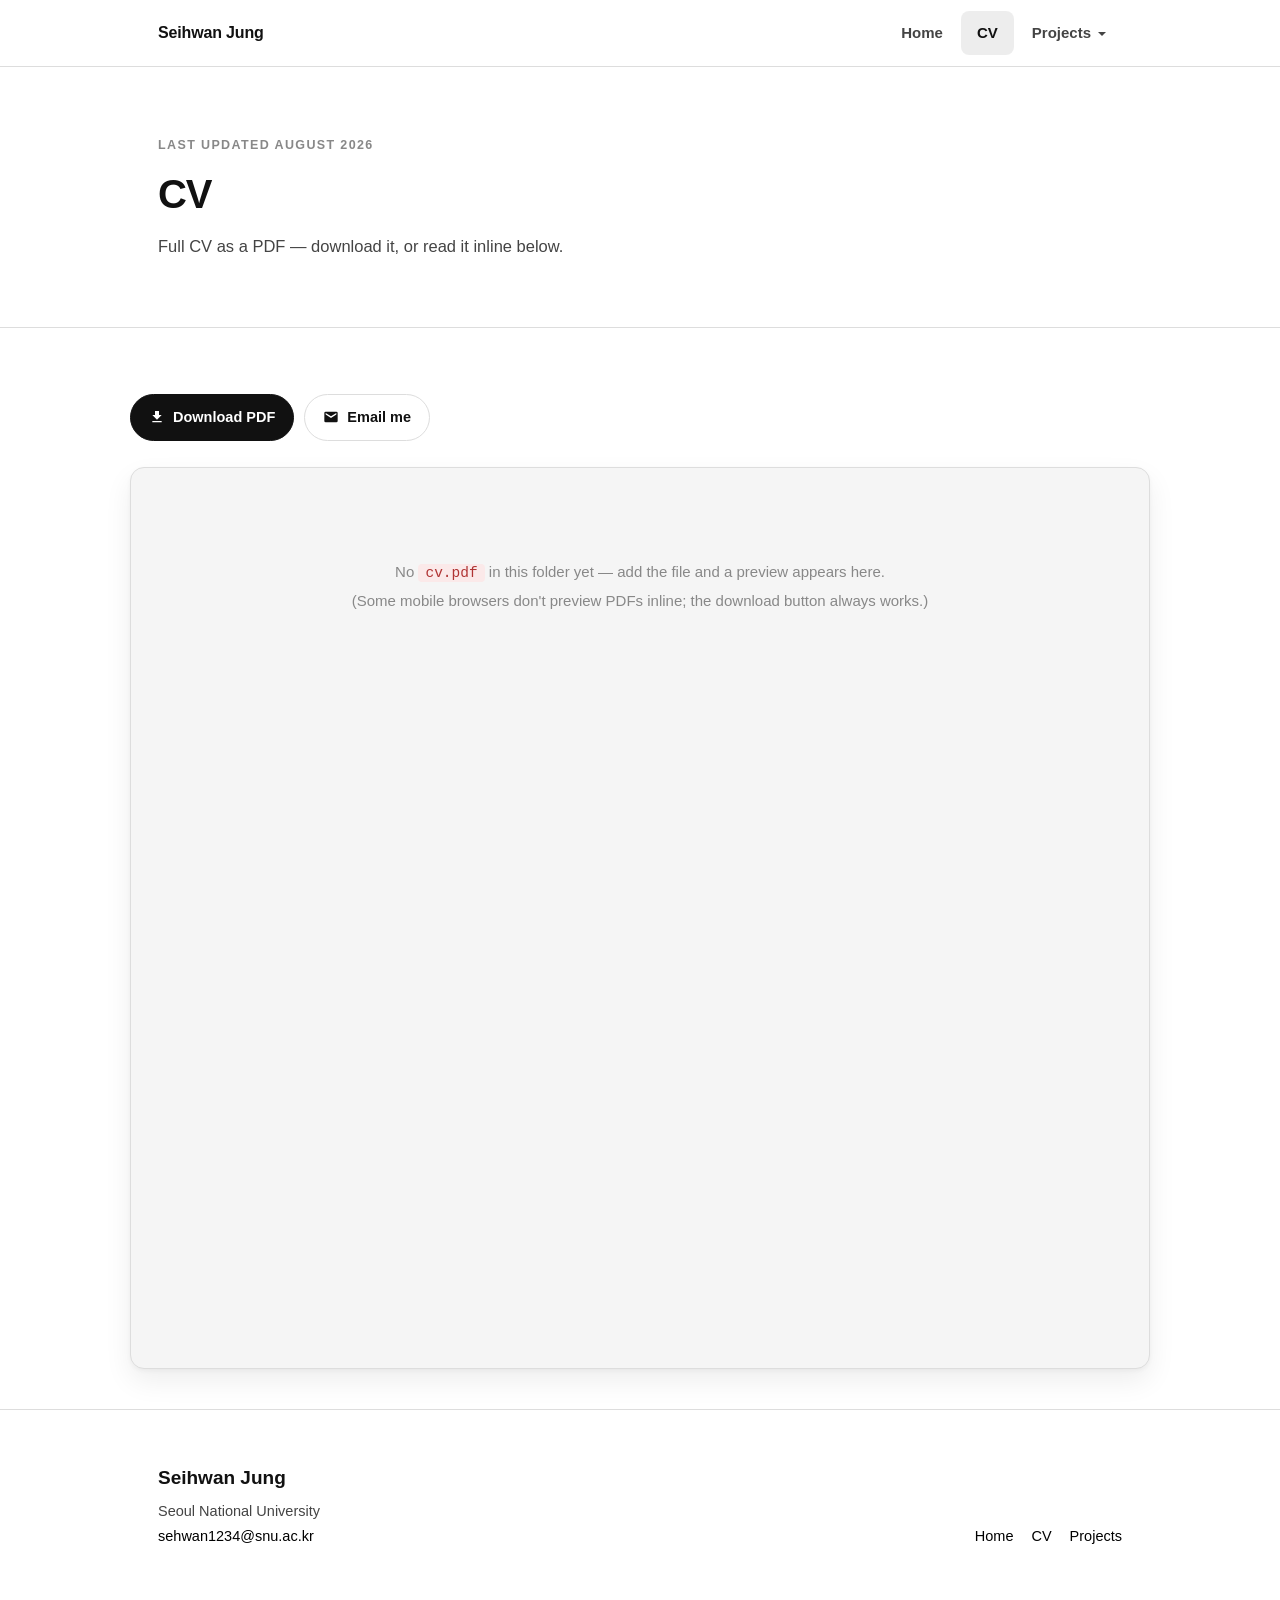
<file: cv.html>
<!DOCTYPE html>
<html lang="en">
<head>
<meta charset="UTF-8">
<meta name="viewport" content="width=device-width, initial-scale=1.0">

<title>CV | Seihwan Jung</title>
<meta name="description" content="Curriculum vitae of Seihwan Jung — Mechanical Engineering, Seoul National University, BioRobotics Laboratory.">
<link rel="canonical" href="https://sesesehwanhwanhwan.github.io/cv.html">

<link rel="stylesheet" href="style.css">
</head>
<body>

<nav class="nav">
  <div class="nav-inner">
    <a class="nav-name" href="index.html">Seihwan Jung</a>
    <ul class="nav-links">
      <li><a href="index.html">Home</a></li>
      <li><a href="cv.html" class="active">CV</a></li>
      <li class="has-sub">
        <a href="index.html#research">Projects</a>
        <ul class="subnav">
          <li><a href="research-passive-abd-hand.html">Enhancing Grasp Stability in Prosthetic Hands via Passive Finger Abduction/Adduction</a></li>
          <li><a href="research-imu-teleop-arm.html">Wireless IMU Teleoperation of a Robotic Arm</a></li>
        </ul>
      </li>
    </ul>
  </div>
</nav>

<header class="pagehead">
  <div class="wrap">
    <div class="kicker">Last updated August 2026</div>
    <h1>CV</h1>
    <p>Full CV as a PDF — download it, or read it inline below.</p>
  </div>
</header>

<div class="wrap article">

  <div class="quicklinks chips-light" style="margin-top:0;">
    <a class="chip chip-solid" href="cv.pdf" download>
      <svg viewBox="0 0 24 24"><path d="M5 20h14v-2H5v2zM19 9h-4V3H9v6H5l7 7 7-7z"/></svg>
      Download PDF
    </a>
    <a class="chip" href="mailto:sehwan1234@snu.ac.kr">
      <svg viewBox="0 0 24 24"><path d="M20 4H4a2 2 0 00-2 2v12a2 2 0 002 2h16a2 2 0 002-2V6a2 2 0 00-2-2zm0 4.4l-8 5-8-5V6l8 5 8-5v2.4z"/></svg>
      Email me
    </a>
  </div>

  <div class="pdfwrap">
    <object class="pdfframe" data="cv.pdf" type="application/pdf">
      <div class="pdffallback">
        No <code>cv.pdf</code> in this folder yet — add the file and a preview appears here.<br>
        (Some mobile browsers don't preview PDFs inline; the download button always works.)
      </div>
    </object>
  </div>

</div>

<footer>
  <div class="wrap f-grid">
    <div>
      <div class="f-name">Seihwan Jung</div>
      <p>Seoul National University</p>
      <p><a href="mailto:sehwan1234@snu.ac.kr">sehwan1234@snu.ac.kr</a></p>
    </div>
    <div class="f-links">
      <a href="index.html">Home</a>
      <a href="cv.html">CV</a>
      <a href="index.html#research">Projects</a>
    </div>
  </div>
</footer>

</body>
</html>
</file>
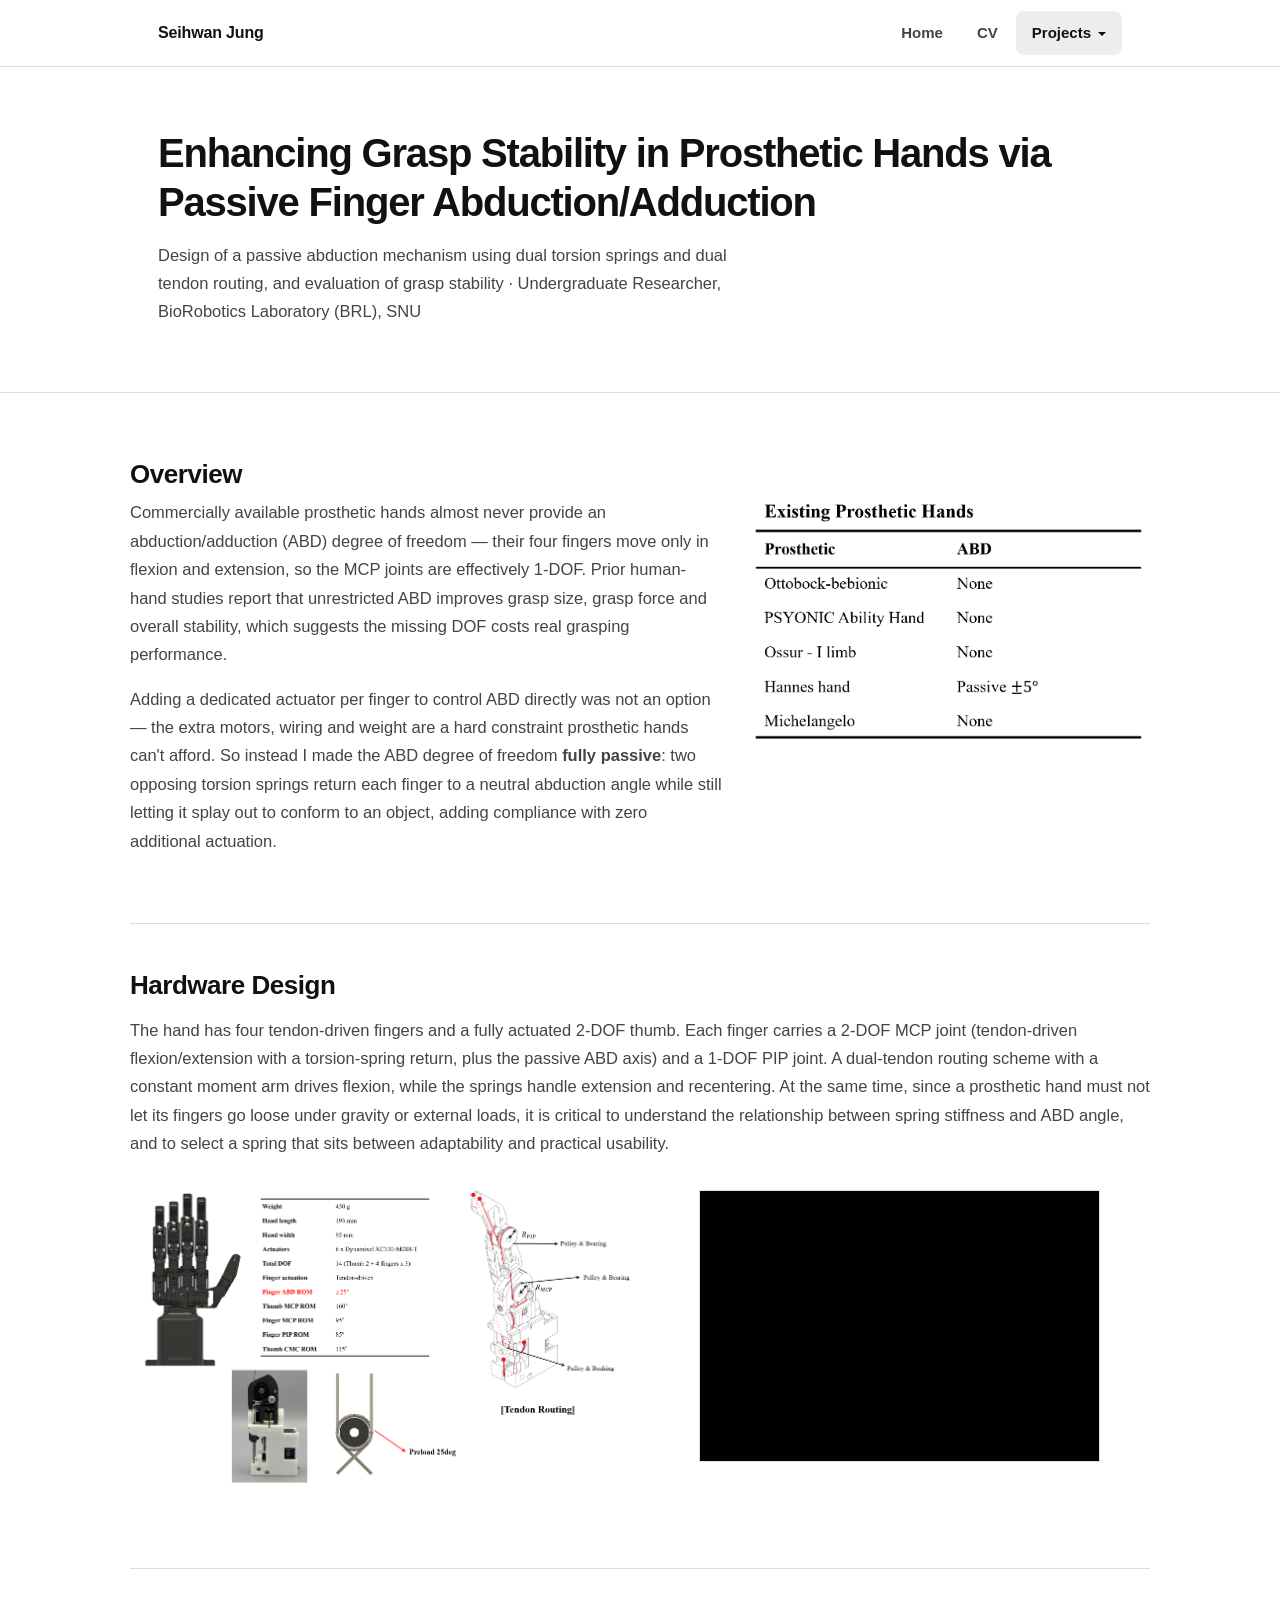
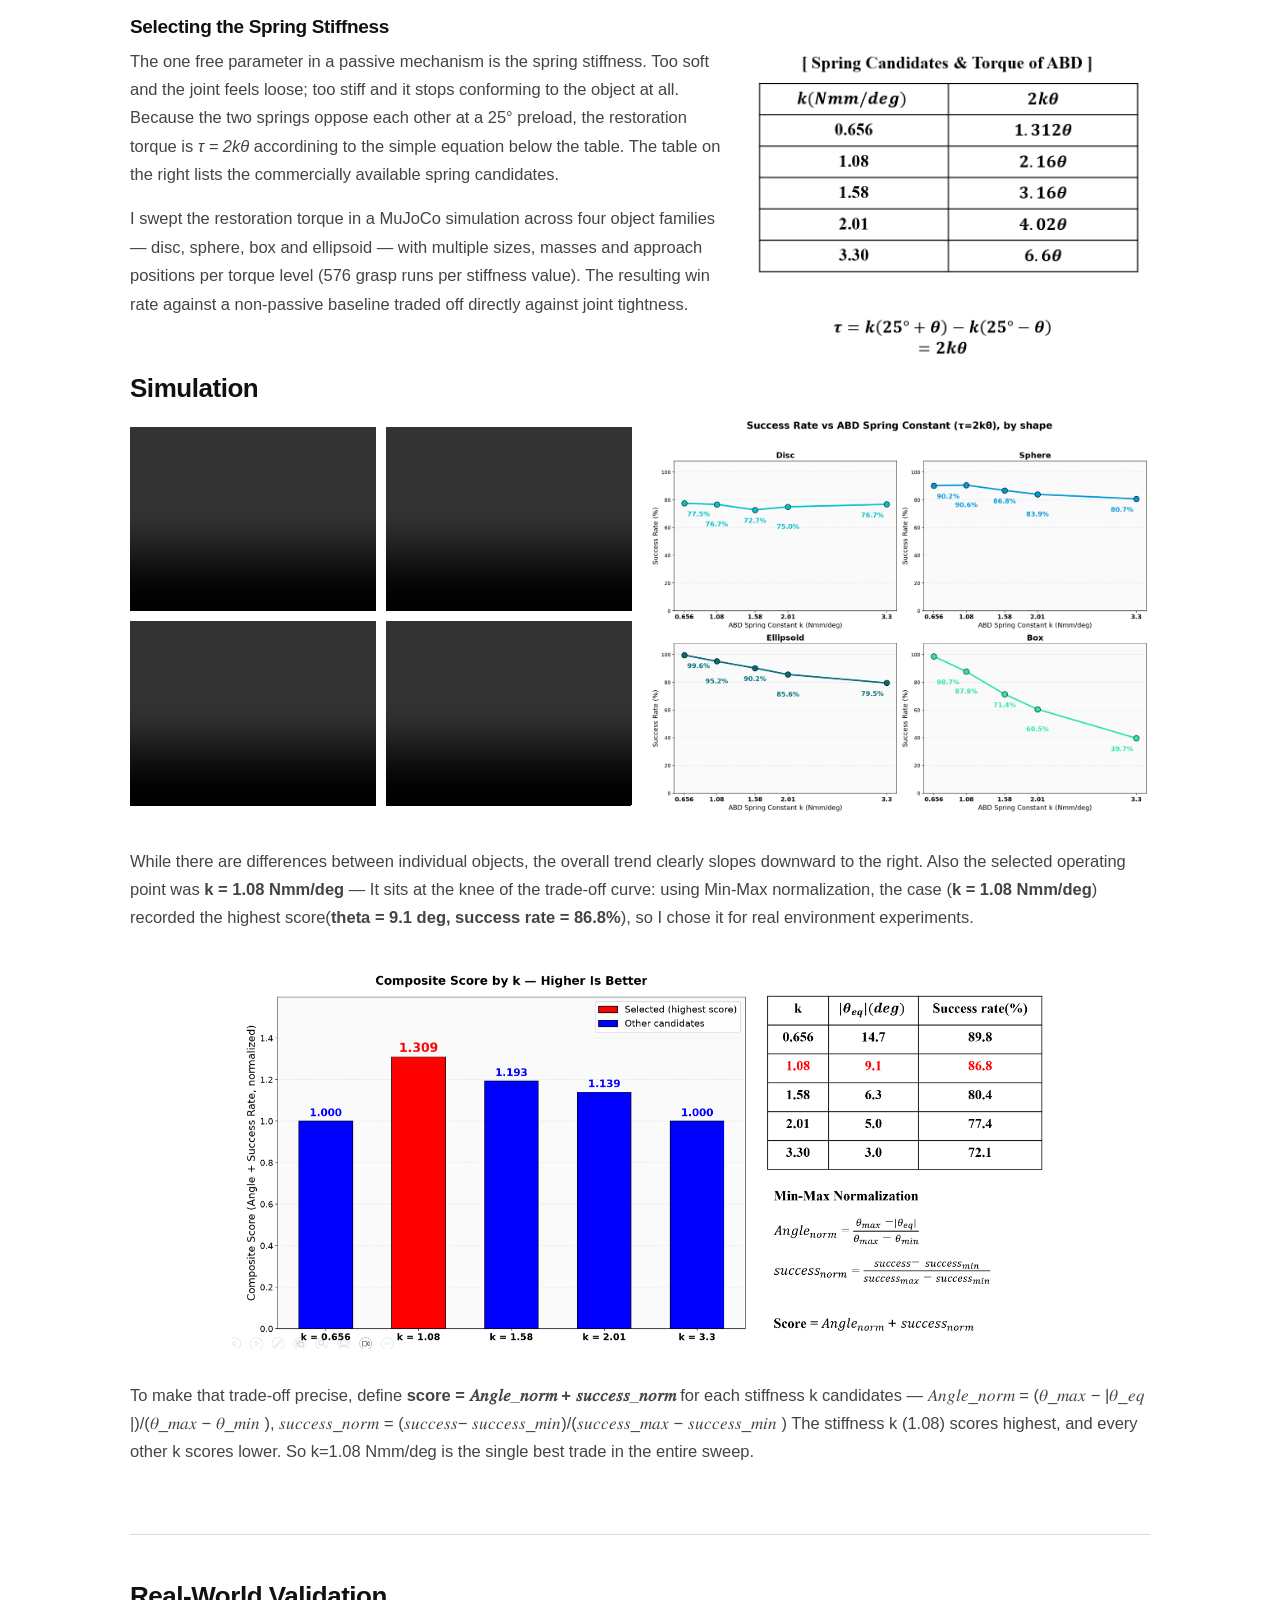
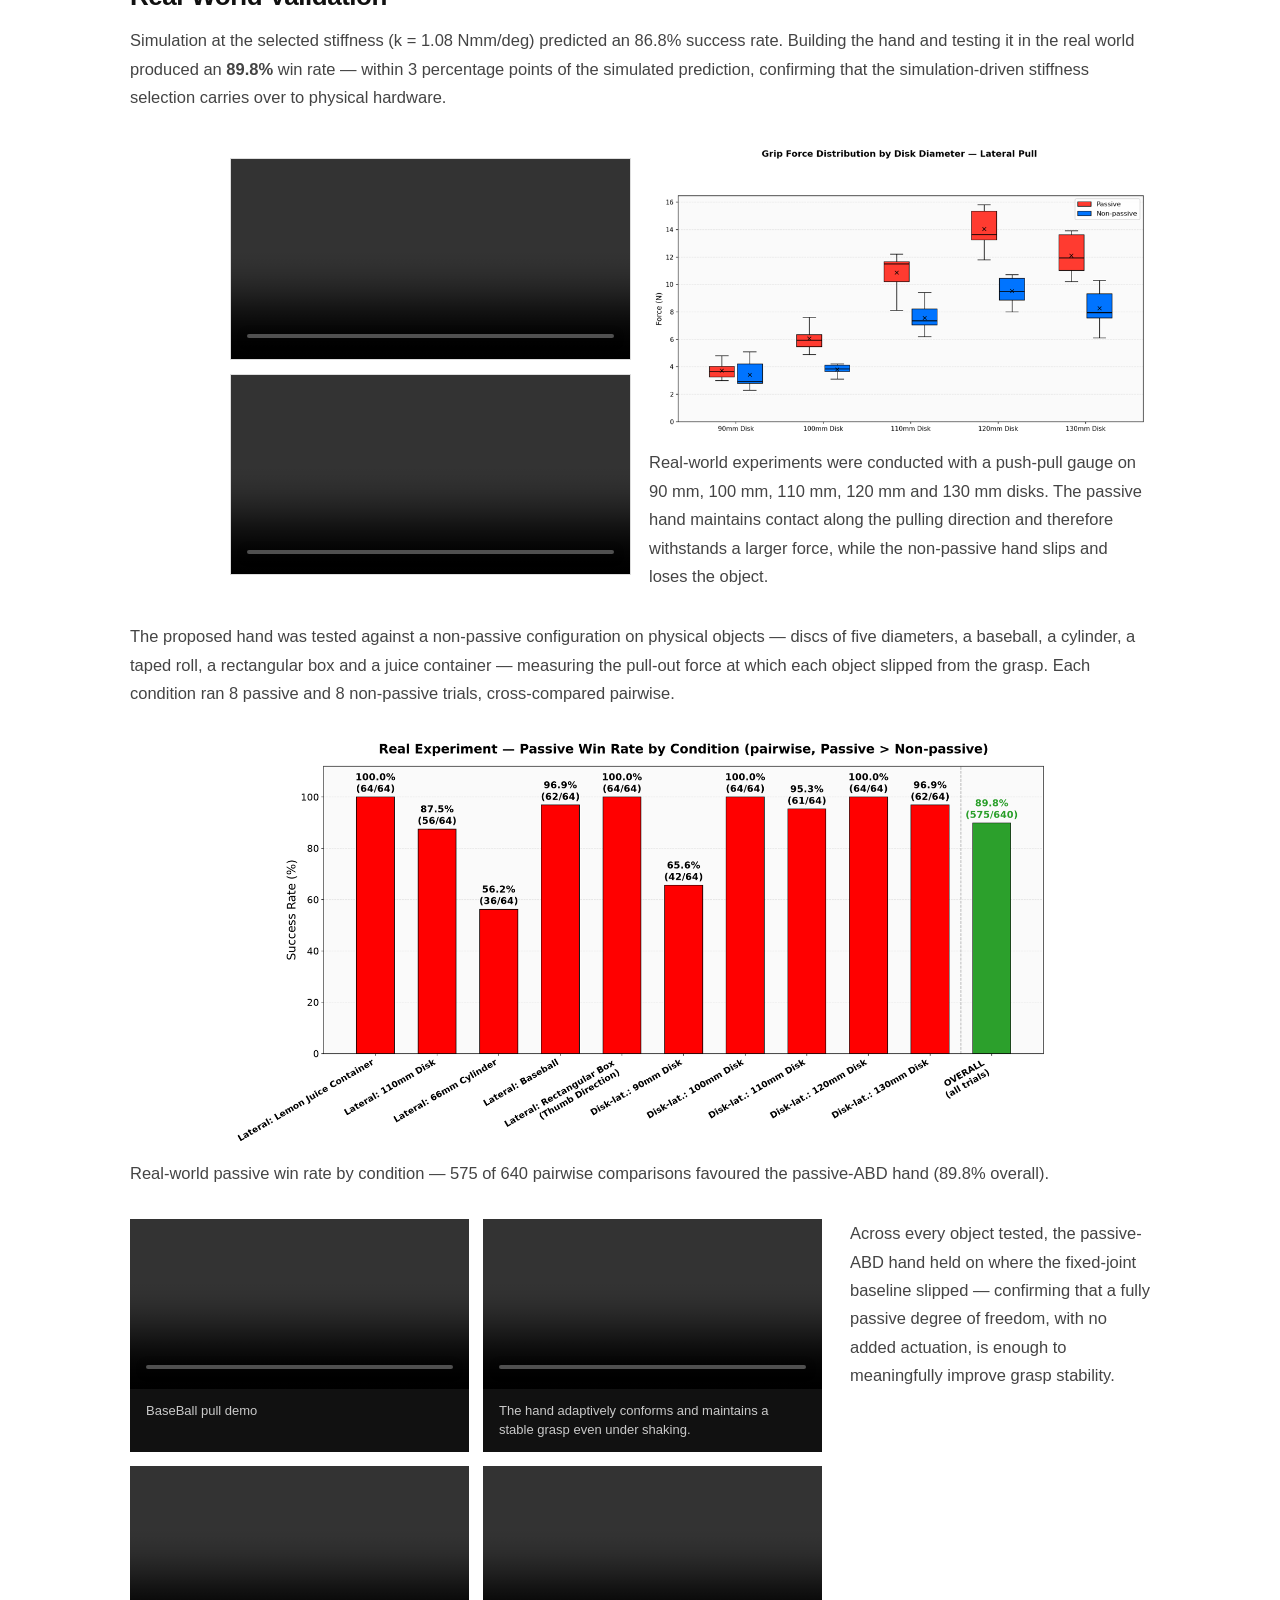
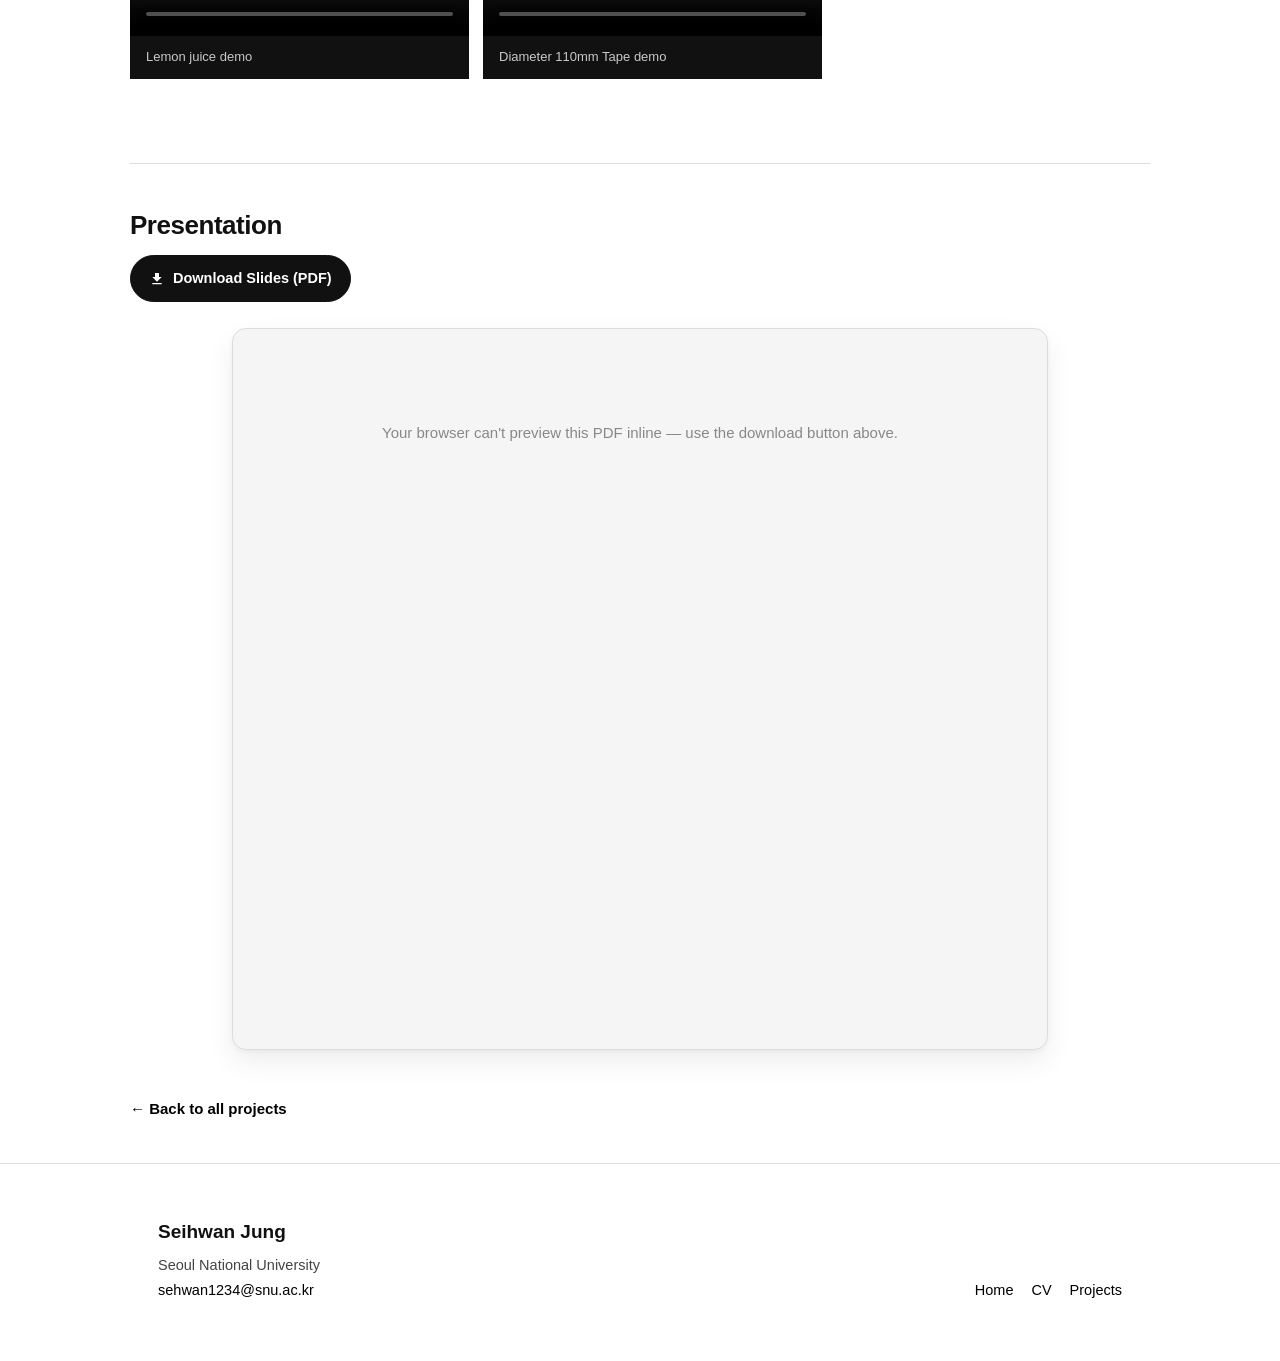
<file: research-passive-abd-hand.html>
<!DOCTYPE html>
<html lang="en">
<head>
<meta charset="UTF-8">
<meta name="viewport" content="width=device-width, initial-scale=1.0">

<title>Enhancing Grasp Stability in Prosthetic Hands via Passive Finger Abduction/Adduction | Seihwan Jung</title>
<meta name="description" content="A tendon-driven prosthetic hand with a passive abduction degree of freedom using dual torsion springs. Simulation sweep plus real-world grasping experiments, 89.8% win rate.">
<link rel="canonical" href="https://sesesehwanhwanhwan.github.io/research-passive-abd-hand.html">
<meta property="og:type" content="article">
<meta property="og:title" content="Passive ABD Prosthetic Hand — Seihwan Jung">
<meta property="og:description" content="Passive abduction mechanism using dual torsion springs, validated with an 89.8% real-world grasp win rate.">
<meta property="og:image" content="https://sesesehwanhwanhwan.github.io/media1/cad_render.jpg">

<link rel="stylesheet" href="style.css">
</head>
<body>

<nav class="nav">
  <div class="nav-inner">
    <a class="nav-name" href="index.html">Seihwan Jung</a>
    <ul class="nav-links">
      <li><a href="index.html">Home</a></li>
      <li><a href="cv.html">CV</a></li>
      <li class="has-sub">
        <a href="index.html#research" class="active">Projects</a>
        <ul class="subnav">
          <li><a href="research-passive-abd-hand.html">Enhancing Grasp Stability in Prosthetic Hands via Passive Finger Abduction/Adduction</a></li>
          <li><a href="research-imu-teleop-arm.html">Wireless IMU Teleoperation of a Robotic Arm</a></li>
        </ul>
      </li>
    </ul>
  </div>
</nav>

<header class="pagehead">
  <div class="wrap">
    <h1>Enhancing Grasp Stability in Prosthetic Hands via Passive Finger Abduction/Adduction</h1>
    <p>
      Design of a passive abduction mechanism using dual torsion springs and dual tendon
      routing, and evaluation of grasp stability · Undergraduate Researcher, BioRobotics Laboratory (BRL), SNU
    </p>
  </div>
</header>

<div class="wrap article">

  <section>
    <h2>Overview</h2>
    <div class="overview-split">
      <div>
        <p>
          Commercially available prosthetic hands almost never provide an abduction/adduction
          (ABD) degree of freedom — their four fingers move only in flexion and extension, so the
          MCP joints are effectively 1-DOF. Prior human-hand studies report that unrestricted ABD
          improves grasp size, grasp force and overall stability, which suggests the missing DOF
          costs real grasping performance.
        </p>
        <p>
          Adding a dedicated actuator per finger to control ABD directly was not an option —
          the extra motors, wiring and weight are a hard constraint prosthetic hands can't
          afford. So instead I made the ABD degree of freedom <b>fully passive</b>: two opposing
          torsion springs return each finger to a neutral abduction angle while still letting it
          splay out to conform to an object, adding compliance with zero additional actuation.
        </p>
      </div>
      <figure class="figure overview-fig">
        <img src="media1/prosthetic.png" alt="Overview of the passive ABD prosthetic hand concept">
      </figure>
    </div>
  </section>

  <section>
    <h2>Hardware Design</h2>
    <p>
      The hand has four tendon-driven fingers and a fully actuated 2-DOF thumb. Each finger
      carries a 2-DOF MCP joint (tendon-driven flexion/extension with a torsion-spring return,
      plus the passive ABD axis) and a 1-DOF PIP joint. A dual-tendon routing scheme with a
      constant moment arm drives flexion, while the springs handle extension and recentering.
      At the same time, since a prosthetic hand must 
      not let its fingers go loose under gravity or external loads, it is critical to understand 
      the relationship between spring stiffness and ABD angle, and to select a spring that sits 
      between adaptability and practical usability.
    </p>

    <div class="video-compare video-compare--top">
      <figure class="figure figure--80">
        <img src="media1/Hardware_design.png" alt="Hardware design overview of the prosthetic hand">
      </figure>
      <video src="media1/Demo.mp4" autoplay muted loop playsinline class="vid-80"></video>
    </div>
  </section>

  <section>
    <h2 class="h2-sub-size">Selecting the Spring Stiffness</h2>
    <div class="overview-split">
      <div>
        <p>
          The one free parameter in a passive mechanism is the spring stiffness. Too soft and the
          joint feels loose; too stiff and it stops conforming to the object at all. Because the
          two springs oppose each other at a 25° preload, the restoration torque is
          <i>τ = 2kθ</i> accordining to the simple equation below the table. The table on the right lists
          the commercially available spring candidates.
        </p>
        <p>
          I swept the restoration torque in a MuJoCo simulation across four object families —
          disc, sphere, box and ellipsoid — with multiple sizes, masses and approach positions per
          torque level (576 grasp runs per stiffness value). The resulting win rate against a
          non-passive baseline traded off directly against joint tightness.
        </p>
      </div>
      <figure class="figure overview-fig">
        <img src="media1/candidate.png" alt="Candidate spring stiffness options considered">
      </figure>
    </div>

    <h3 class="h3-h2-size">Simulation</h3>
    <div class="video-compare">
      <div class="video-quad">
        <video src="media1/Disc.mp4" autoplay controls muted loop playsinline preload="metadata"></video>
        <video src="media1/Sphere.mp4" autoplay controls muted loop playsinline preload="metadata"></video>
        <video src="media1/ellipsoid.mp4" autoplay controls muted loop playsinline preload="metadata"></video>
        <video src="media1/box.mp4" autoplay controls muted loop playsinline preload="metadata"></video>
      </div>
      <figure>
        <img src="media1/sim_others.png" alt="Simulated passive win rate for disc, sphere, ellipsoid and box objects">
      </figure>
    </div>

    <p>
      While there are differences between individual objects, the overall trend clearly slopes downward to the right.
      Also the selected operating point was <b>k = 1.08 Nmm/deg</b> — It sits at the knee of the trade-off
      curve: using Min-Max normalization, the case (<b>k = 1.08 Nmm/deg</b>) recorded the highest score(<b>theta = 9.1 deg, success rate = 86.8%</b>), so I chose it for real environment experiments.
    </p>

    <figure class="figure figure--80">
      <img src="media1/score.png" alt="Efficiency score across torque candidates">
    </figure>

    <p>
      To make that trade-off precise, define <b>score = 𝐴𝑛𝑔𝑙𝑒_𝑛𝑜𝑟𝑚 + 
        𝑠𝑢𝑐𝑐𝑒𝑠𝑠_𝑛𝑜𝑟𝑚</b> for each stiffness k candidates — 𝐴𝑛𝑔𝑙𝑒_𝑛𝑜𝑟𝑚  = (𝜃_𝑚𝑎𝑥  − |𝜃_𝑒𝑞 |)/(𝜃_𝑚𝑎𝑥  −  𝜃_𝑚𝑖𝑛 ), 
        𝑠𝑢𝑐𝑐𝑒𝑠𝑠_𝑛𝑜𝑟𝑚  = (𝑠𝑢𝑐𝑐𝑒𝑠𝑠−  𝑠𝑢𝑐𝑐𝑒𝑠𝑠_𝑚𝑖𝑛)/(𝑠𝑢𝑐𝑐𝑒𝑠𝑠_𝑚𝑎𝑥  −  𝑠𝑢𝑐𝑐𝑒𝑠𝑠_𝑚𝑖𝑛 ) The stiffness k (1.08) scores highest,
         and every other k scores lower.
      So k=1.08 Nmm/deg is the single best trade in the entire sweep.
    </p>
  </section>

  <section>
    <h2>Real-World Validation</h2>

    <p>
      Simulation at the selected stiffness (k = 1.08 Nmm/deg) predicted an 86.8% success rate.
      Building the hand and testing it in the real world produced an <b>89.8%</b> win rate — within
      3 percentage points of the simulated prediction, confirming that the simulation-driven
      stiffness selection carries over to physical hardware.
    </p>

    <div class="video-compare">
      <div class="video-stack video-stack--80">
        <video src="media1/passive.mp4" autoplay controls muted loop playsinline preload="metadata"></video>
        <video src="media1/nonpassive.mp4" autoplay controls muted loop playsinline preload="metadata"></video>
      </div>
      <figure>
        <img src="media1/Real_Disc.png" alt="Real-world pull-out force measurement on disc objects, passive versus non-passive hand">
        <figcaption class="figcaption--body">
          Real-world experiments were conducted with a push-pull gauge on 90 mm, 100 mm, 110 mm,
          120 mm and 130 mm disks. The passive hand maintains contact along the pulling direction
          and therefore withstands a larger force, while the non-passive hand slips and loses the object.
        </figcaption>
      </figure>
    </div>

    <p>
      The proposed hand was tested against a non-passive configuration on physical objects —
      discs of five diameters, a baseball, a cylinder, a taped roll, a rectangular box and a
      juice container — measuring the pull-out force at which each object slipped from the
      grasp. Each condition ran 8 passive and 8 non-passive trials, cross-compared pairwise.
    </p>

    <figure class="figure figure--80">
      <img src="media1/result.png" alt="Bar chart of real-world passive win rate by object and condition, 89.8 percent overall">
      <figcaption class="figcaption--body">
        Real-world passive win rate by condition — 575 of 640 pairwise comparisons
        favoured the passive-ABD hand (89.8% overall).
      </figcaption>
    </figure>

    <div class="media-text-split">
      <div class="videogrid">
        <div class="videobox">
          <video src="media1/Baseball.mp4" autoplay controls muted loop playsinline preload="metadata"></video>
          <div class="cap">BaseBall pull demo</div>
        </div>
        <div class="videobox">
          <video src="media1/shake_demo.mp4" autoplay controls muted loop playsinline preload="metadata"></video>
          <div class="cap">The hand adaptively conforms and maintains a stable grasp even under shaking.</div>
        </div>
        <div class="videobox">
          <video src="media1/Lemon.mp4" autoplay controls muted loop playsinline preload="metadata"></video>
          <div class="cap">Lemon juice demo</div>
        </div>
        <div class="videobox">
          <video src="media1/Tape.mp4" autoplay controls muted loop playsinline preload="metadata"></video>
          <div class="cap">Diameter 110mm Tape demo</div>
        </div>
      </div>

      <p>
        Across every object tested, the passive-ABD hand held on where the fixed-joint baseline
        slipped — confirming that a fully passive degree of freedom, with no added actuation,
        is enough to meaningfully improve grasp stability.
      </p>
    </div>

  </section>

  <section>
    <h2>Presentation</h2>
    <div class="quicklinks" style="margin: 14px 0 0;">
      <a class="chip chip-solid" href="media1/Passive ABD Prosthetic Hand.pdf" download>
        <svg viewBox="0 0 24 24"><path d="M5 20h14v-2H5v2zM19 9h-4V3H9v6H5l7 7 7-7z"/></svg>
        Download Slides (PDF)
      </a>
    </div>
    <div class="pdfwrap pdfwrap--80">
      <object class="pdfframe" data="media1/Passive ABD Prosthetic Hand.pdf" type="application/pdf">
        <div class="pdffallback">
          Your browser can't preview this PDF inline — use the download button above.
        </div>
      </object>
    </div>
  </section>

  <a class="backlink" href="index.html#research">← Back to all projects</a>

</div>

<footer>
  <div class="wrap f-grid">
    <div>
      <div class="f-name">Seihwan Jung</div>
      <p>Seoul National University</p>
      <p><a href="mailto:sehwan1234@snu.ac.kr">sehwan1234@snu.ac.kr</a></p>
    </div>
    <div class="f-links">
      <a href="index.html">Home</a>
      <a href="cv.html">CV</a>
      <a href="index.html#research">Projects</a>
    </div>
  </div>
</footer>

</body>
</html>
</file>
<file: style.css>
/* ============================================================
   Seihwan Jung — personal academic site
   ── Change the colors in this first block and the whole
      site follows. Nothing else needs editing to re-theme.
   ============================================================ */

:root {
  /* brand */
  --navy:          #111111;   /* nav + hero + footer background */
  --navy-soft:     #222222;
  --accent:        #111111;   /* links, highlights, buttons */
  --accent-deep:   #000000;
  --accent-wash:   #ededed;   /* pale neutral fill */
  --tint:          #f5f5f5;   /* alternating section background */

  /* text */
  --ink:           #111111;
  --ink-2:         #444444;
  --ink-3:         #888888;
  --on-dark:       #ffffff;
  --on-dark-2:     #c9c9c9;

  --line:          #dddddd;
  --line-dark:     rgba(255,255,255,.14);

  --radius:        14px;
  --radius-sm:     10px;
  --maxw:          1020px;
  --shadow:        0 2px 4px rgba(0,0,0,.04), 0 12px 28px rgba(0,0,0,.07);
  --shadow-lift:   0 6px 12px rgba(0,0,0,.07), 0 20px 44px rgba(0,0,0,.12);
}

*, *::before, *::after { box-sizing: border-box; }
html { scroll-behavior: smooth; -webkit-text-size-adjust: 100%; }

body {
  margin: 0;
  background: #fff;
  color: var(--ink);
  font-family: -apple-system, BlinkMacSystemFont, "Segoe UI", Roboto, Helvetica, Arial, sans-serif;
  font-size: 16.5px;
  line-height: 1.72;
  -webkit-font-smoothing: antialiased;
}

.wrap { max-width: var(--maxw); margin: 0 auto; padding: 0 28px; }
a { color: var(--accent-deep); text-decoration: none; }
a:hover { text-decoration: underline; }
h1, h2, h3, h4 { margin: 0; font-weight: 750; letter-spacing: -0.018em; line-height: 1.22; }
p { margin: 0 0 16px; color: var(--ink-2); }

/* ============================================================
   NAVIGATION
   ============================================================ */
.nav {
  background: #fff;
  border-bottom: 1px solid var(--line);
  position: sticky; top: 0; z-index: 100;
}
.nav-inner {
  max-width: var(--maxw); margin: 0 auto; padding: 0 28px;
  display: flex; align-items: center; justify-content: space-between;
  min-height: 66px; gap: 20px;
}
.nav-name {
  font-weight: 750; font-size: 16px; color: var(--ink);
  letter-spacing: -0.01em; white-space: nowrap;
}
.nav-name:hover { text-decoration: none; opacity: .7; }

.nav-links { display: flex; align-items: center; gap: 2px; list-style: none; margin: 0; padding: 0; }
.nav-links > li { position: relative; }
.nav-links > li > a {
  display: block; padding: 9px 16px; border-radius: 8px;
  font-size: 15px; font-weight: 600; color: var(--ink-2);
  transition: background .15s, color .15s;
}
.nav-links > li > a:hover { background: rgba(0,0,0,.05); color: var(--ink); text-decoration: none; }
.nav-links > li > a.active { color: var(--ink); background: rgba(0,0,0,.07); }

.has-sub > a::after {
  content: ""; display: inline-block; margin-left: 7px;
  border: 4px solid transparent; border-top-color: currentColor;
  transform: translateY(2px);
}
.subnav {
  list-style: none; margin: 0; padding: 7px;
  position: absolute; top: calc(100% + 6px); right: 0; min-width: 274px;
  background: #fff; border: 1px solid var(--line); border-radius: var(--radius-sm);
  box-shadow: var(--shadow-lift);
  opacity: 0; visibility: hidden; transform: translateY(-6px);
  transition: opacity .15s ease, transform .15s ease, visibility .15s;
}
.has-sub:hover .subnav, .has-sub:focus-within .subnav {
  opacity: 1; visibility: visible; transform: translateY(0);
}
.subnav a {
  display: block; padding: 10px 13px; border-radius: 7px;
  font-size: 14.5px; font-weight: 500; color: var(--ink-2); line-height: 1.45;
}
.subnav a:hover { background: var(--accent-wash); color: var(--accent-deep); text-decoration: none; }

/* ============================================================
   HERO BANNER (home page)
   ============================================================ */
.hero {
  background: #fff;
  border-bottom: 1px solid var(--line);
  color: var(--ink);
  padding: 82px 0 88px;
}
.hero-grid { display: grid; grid-template-columns: 1fr; gap: 56px; align-items: center; }
.hero .kicker {
  display: inline-block; font-size: 12.5px; font-weight: 700; letter-spacing: .1em;
  text-transform: uppercase; color: var(--ink-3);
  border: 1px solid var(--line); border-radius: 999px;
  padding: 5px 14px; margin-bottom: 20px;
}
.hero h1 { font-size: 46px; color: var(--ink); margin-bottom: 16px; letter-spacing: -0.03em; }
.hero p { color: var(--ink-2); font-size: 17px; margin-bottom: 14px; max-width: 54ch; }
.hero p b, .hero p strong { color: var(--ink); font-weight: 650; }

/* quick links */
.quicklinks { display: flex; flex-wrap: wrap; gap: 10px; margin-top: 26px; }
.chip {
  display: inline-flex; align-items: center; gap: 8px;
  padding: 10px 18px; border-radius: 999px;
  font-size: 14.5px; font-weight: 650;
  border: 1px solid var(--line); color: var(--ink); background: #fff;
  transition: background .15s, border-color .15s, color .15s, transform .15s;
}
.chip:hover { border-color: var(--accent); color: var(--accent-deep); background: var(--accent-wash); text-decoration: none; transform: translateY(-1px); }
.chip svg { width: 16px; height: 16px; fill: currentColor; flex: none; }
.chip-solid { background: var(--navy); border-color: var(--navy); color: #fff; }
.chip-solid:hover { background: var(--navy-soft); border-color: var(--navy-soft); color: #fff; }

/* ============================================================
   SECTION BANDS
   ============================================================ */
.band { padding: 74px 0; }
.band--tint { background: var(--tint); border-top: 1px solid var(--line); border-bottom: 1px solid var(--line); }
.band--tight { padding: 58px 0; }

.sec-label {
  font-size: 12.5px; font-weight: 750; letter-spacing: .11em; text-transform: uppercase;
  color: var(--accent-deep); margin-bottom: 10px;
}
.sec-title { font-size: 30px; margin-bottom: 10px; }
.sec-intro { font-size: 16.5px; color: var(--ink-3); margin-bottom: 34px; max-width: 62ch; }
.sec-title + .sec-intro { margin-top: 4px; }

/* ============================================================
   INTEREST CARDS
   ============================================================ */
.icards { display: grid; grid-template-columns: repeat(3, 1fr); gap: 20px; }
.icard {
  background: #fff; border: 1px solid var(--line); border-radius: 0;
  padding: 26px 24px;
}
.icard .ico {
  width: 44px; height: 44px; border-radius: 12px; background: var(--accent-wash);
  display: flex; align-items: center; justify-content: center; margin-bottom: 15px;
}
.icard .ico svg { width: 22px; height: 22px; fill: var(--accent-deep); }
.icard h3 { font-size: 17px; margin-bottom: 7px; }
.icard p { font-size: 14.5px; margin: 0; }

/* ============================================================
   TIMELINE (education / experience)
   ============================================================ */
.timeline { position: relative; padding-left: 30px; }
.timeline::before {
  content: ""; position: absolute; left: 7px; top: 8px; bottom: 8px;
  width: 2px; background: var(--line);
}
.tl-item { position: relative; padding: 0 0 30px; }
.tl-item:last-child { padding-bottom: 0; }
.tl-item::before {
  content: ""; position: absolute; left: -30px; top: 7px;
  width: 16px; height: 16px; border-radius: 50%;
  background: #fff; border: 3px solid var(--accent);
}
.tl-when {
  display: inline-block; font-size: 12.5px; font-weight: 700; letter-spacing: .04em;
  color: var(--accent-deep); margin-bottom: 7px;
}
.tl-item h3 { font-size: 17.5px; margin-bottom: 3px; }
.tl-item .where { font-size: 15px; color: var(--ink-3); margin: 0 0 8px; }
.tl-item p { font-size: 15px; margin: 0; }
.tl-item ul { margin: 8px 0 0; padding-left: 19px; font-size: 15px; color: var(--ink-2); }
.tl-item li { margin-bottom: 5px; }

/* ============================================================
   RESEARCH WORK CARDS
   ============================================================ */
.works { display: grid; grid-template-columns: 1fr; gap: 26px; }
.work {
  display: flex; flex-direction: row; align-items: stretch;
  background: #fff; border: 1px solid var(--line); border-radius: 0;
  overflow: hidden; box-shadow: var(--shadow);
  transition: transform .17s ease, box-shadow .17s ease;
}
.work:hover { transform: translateY(-4px); box-shadow: var(--shadow-lift); }
.work-thumb {
  flex: 0 0 300px; background: var(--accent-wash); overflow: hidden;
  display: flex; align-items: center; justify-content: center;
  font-size: 13px; color: var(--ink-3); text-align: center; padding: 16px;
  border-right: 1px solid var(--line);
}
.work-thumb img { width: 100%; height: 100%; object-fit: cover; display: block; }
.work-thumb--videos { padding: 0; align-items: center; gap: 2px; flex: 0 0 auto; height: 240px; }
.work-thumb--videos video { flex: 0 0 auto; width: auto; height: 100%; display: block; }

.work-thumb--rotvideo { flex: 0 0 300px; height: 240px; padding: 0; position: relative; overflow: hidden; background: #fff; }
.work-thumb--rotvideo video {
  position: absolute; top: 50%; left: 50%;
  width: 240px; height: 300px; object-fit: cover; object-position: left center;
  transform: translate(-50%, -50%) rotate(-90deg);
}
.work-body { padding: 22px 24px 24px; display: flex; flex-direction: column; flex: 1; }
.work .tag {
  align-self: flex-start; font-size: 11.5px; font-weight: 750; letter-spacing: .06em;
  text-transform: uppercase; color: var(--accent-deep); background: var(--accent-wash);
  padding: 4px 11px; border-radius: 999px; margin-bottom: 11px;
}
.work h3 { font-size: 19px; margin-bottom: 9px; }
.work p { font-size: 14.5px; margin-bottom: 16px; flex: 1; }
.more { font-size: 14.5px; font-weight: 700; color: var(--accent-deep); }
.more::after { content: " →"; }
.work:hover .more { text-decoration: underline; }

/* ============================================================
   ENTRY ROWS (awards / activities)
   ============================================================ */
.entry {
  display: grid; grid-template-columns: 168px 1fr; gap: 24px;
  background: #fff; border: 1px solid var(--line); border-radius: 0;
  padding: 22px 26px;
}
.entry + .entry { margin-top: 14px; }
.entry .badge {
  align-self: center; font-size: 15px; font-weight: 800; letter-spacing: .04em;
  color: var(--accent-deep); text-align: center;
}
.entry h3 { font-size: 16.5px; margin-bottom: 3px; }
.entry p { font-size: 14.5px; margin: 0; color: var(--ink-3); }

/* ============================================================
   PAGE HEADER (inner pages)
   ============================================================ */
.pagehead {
  background: #fff;
  border-bottom: 1px solid var(--line);
  color: var(--ink); padding: 62px 0 66px;
}
.pagehead .kicker {
  display: inline-block; font-size: 12.5px; font-weight: 700; letter-spacing: .11em;
  text-transform: uppercase; color: var(--ink-3); margin-bottom: 13px;
}
.pagehead h1 { font-size: 40px; color: var(--ink); margin-bottom: 14px; letter-spacing: -0.03em; }
.pagehead p { color: var(--ink-2); font-size: 16.5px; margin: 0; max-width: 66ch; }

.pagehead-grid { display: grid; grid-template-columns: 1fr 280px; gap: 32px; align-items: center; }
.pagehead-vid { width: 100%; display: block; }
.pagehead-vidcap { font-size: 13.5px; font-weight: 750; color: #000; text-align: center; margin-top: 8px; }

/* ============================================================
   ARTICLE CONTENT (project detail pages)
   ============================================================ */
.article { padding: 66px 0 40px; }
.article h2 { font-size: 26px; margin: 0 0 8px; }
.article h3 { font-size: 19px; }
.article h2.h2-sub-size { font-size: 19px; }
.article h3.h3-h2-size { font-size: 26px; }
.article h2 + p, .article h2 + .keystat { margin-top: 14px; }
.article > section { padding-bottom: 12px; }
.article > section + section { padding-top: 46px; border-top: 1px solid var(--line); margin-top: 40px; }
.article p { font-size: 16.5px; }

.keystat {
  display: flex; align-items: center; gap: 22px;
  background: linear-gradient(135deg, var(--accent-wash), #fff);
  border: 1px solid #cfe3f8; border-left: 5px solid var(--accent);
  border-radius: var(--radius); padding: 26px 30px; margin: 30px 0;
}
.keystat .n { font-size: 50px; font-weight: 800; color: var(--accent-deep); line-height: 1; letter-spacing: -0.03em; }
.keystat .t { font-size: 15.5px; color: var(--ink-2); margin: 0; }

.figure { margin: 32px 0; }
.figure img {
  width: 100%; display: block; border: none;
  border-radius: 0;
}
.figure figcaption { font-size: 13.5px; color: var(--ink-3); margin-top: 11px; line-height: 1.6; }
.figure--narrow img { max-width: 440px; margin: 0 auto; }
.figure--narrow figcaption { text-align: center; }
.figure--80 img { width: 80%; margin: 0 auto; }
.figure--60 img { width: 66%; margin: 0 auto; }
.figure--54 img { width: 54%; margin: 0 auto; }
.figure--50 img { width: 50%; margin: 0 auto; }
.figure--30 img { width: 27%; margin: 0 auto; }
.figure--left img { margin: 0; }

.eqbox {
  background: #fff; border: 1px solid var(--line);
  padding: 16px 20px; margin: 24px 0; text-align: center;
  font-family: "Times New Roman", Times, "Nanum Myeongjo", serif;
  font-size: 16.5px; line-height: 1.8; color: var(--ink);
}
.eqbox--left { text-align: left; }
.eqbox--code { text-align: left; font-family: "SFMono-Regular", Consolas, "Liberation Mono", Menlo, monospace; font-size: 15px; line-height: 1.8; }
.eqbox--code br + br { display: none; }
.article code { background: #fbe9e9; color: #b03434; padding: 1px 7px; border-radius: 4px; font-size: 14.5px; font-family: "SFMono-Regular", Consolas, "Liberation Mono", Menlo, monospace; }
.video-compare video.vid-80 { width: 80%; margin: 0 auto; }
.video-compare--top { align-items: start; grid-template-columns: 1.6fr 0.6fr; margin-bottom: 0; }
.video-compare--top figure, .video-compare--top video { margin: 0 auto; align-self: start; }
.video-compare--top video { width: auto; height: 272px; max-width: 100%; display: block; margin: 0 auto; }
.video-compare--top figure img { width: 100%; height: auto; margin: 0 auto; display: block; }

.overview-split { display: grid; grid-template-columns: 1fr 400px; gap: 28px; align-items: start; }
.overview-fig { margin: 0; }
.overview-fig img { width: 100%; }

.figrow { display: grid; grid-template-columns: repeat(3, 1fr); gap: 18px; margin: 32px 0; }
.figrow--2 { grid-template-columns: repeat(2, 1fr); }
.figrow figure { margin: 0; }
.figrow img {
  width: 100%; display: block; border: none;
  border-radius: 0;
  /* equal-height boxes so captions line up, without cropping anything */
  aspect-ratio: 4/3; object-fit: contain; background: #fff;
}
/* charts and wide figures read better uncropped at their own height */
.figrow--2 img { aspect-ratio: auto; }
.figrow--80 img { width: 80%; margin: 0 auto; }
.figrow--56 { gap: 0; }
.figrow--56 img { width: 59%; margin: 0 auto; }
.figrow figcaption { font-size: 13px; color: var(--ink-3); margin-top: 9px; text-align: center; }

.video-compare { display: grid; grid-template-columns: 1fr 1fr; gap: 18px; margin: 32px 0; align-items: center; }
h3 + .video-compare { margin-top: 14px; }
.video-compare figure { margin: 0; }
.video-compare video {
  width: 100%; display: block; border: 1px solid var(--line);
  border-radius: 0; background: #000;
}
.video-compare img {
  width: 100%; display: block; border: none;
  border-radius: 0;
}
.video-compare figcaption { font-size: 13px; color: var(--ink-3); margin-top: 9px; text-align: center; }
.video-compare figcaption.figcaption--body,
.figure figcaption.figcaption--body { font-size: 16.5px; line-height: 1.72; color: var(--ink-2); text-align: left; }
.video-stack { display: flex; flex-direction: column; gap: 14px; }
.video-stack--80 { width: 80%; margin-left: auto; }
.video-quad { display: grid; grid-template-columns: 1fr 1fr; gap: 10px; }
.video-quad video {
  width: 100%; aspect-ratio: 4/3; object-fit: cover; display: block;
  border: none; border-radius: 0;
}

/* force the video and the chart to render at the same box size, top-aligned */
.video-compare--matched video,
.video-compare--matched img { aspect-ratio: 4/3; object-fit: contain; object-position: top; background: #fff; }
.video-compare--matched video { background: #000; }

.media-text-split { display: grid; grid-template-columns: 1fr 300px; gap: 28px; align-items: start; margin: 32px 0; }
.media-text-split p { margin: 0; }

.videogrid { display: grid; grid-template-columns: 1fr 1fr; gap: 14px; margin: 0; }
.videobox {
  margin: 0; border-radius: 0; overflow: hidden;
  background: var(--navy);
}
.videobox video { width: 100%; display: block; }
.videobox .cap { padding: 12px 16px; font-size: 13px; line-height: 1.5; color: var(--on-dark-2); }

.videobox--rot {
  display: flex; align-items: center; gap: 20px;
  width: auto; max-width: 100%; margin: 0;
}
.videobox--rot .rotframe { flex: 0 0 630px; height: 504px; position: relative; overflow: hidden; }
.videobox--rot video {
  position: absolute; top: 50%; left: 50%;
  width: 504px; height: 630px; object-fit: cover;
  transform: translate(-50%, -50%) rotate(-90deg);
}
.videobox--rot .cap { flex: 1; padding: 16px 20px; }

.specs { display: flex; flex-wrap: wrap; gap: 14px; margin: 30px 0; }
.spec {
  flex: 1 1 132px; background: #fff; border: 1px solid var(--line);
  border-radius: var(--radius-sm); padding: 16px 18px; box-shadow: var(--shadow);
}
.spec .v { font-size: 21px; font-weight: 750; letter-spacing: -0.02em; }
.spec .l { font-size: 12px; color: var(--ink-3); margin-top: 2px; }

.bullets { list-style: none; margin: 0; padding: 0; }
.bullets li { position: relative; padding: 9px 0 9px 26px; font-size: 16px; color: var(--ink-2); }
.bullets li::before {
  content: ""; position: absolute; left: 0; top: 19px;
  width: 8px; height: 8px; border-radius: 50%; background: var(--accent);
}
.bullets b { color: var(--ink); }

.codeblock {
  background: var(--tint); border: 1px solid var(--line);
  padding: 16px 20px; margin: 24px 0; overflow-x: auto;
  font-family: "SFMono-Regular", Consolas, "Liberation Mono", Menlo, monospace;
  font-size: 13px; line-height: 1.6; color: var(--ink-2); white-space: pre;
}

.article table { width: 100%; border-collapse: collapse; margin: 24px 0; font-size: 14.5px; }
.article th, .article td { padding: 9px 14px; border-bottom: 1px solid var(--line); text-align: left; }
.article th { font-weight: 750; color: var(--ink); }
.article td { color: var(--ink-2); }

.backlink { display: inline-block; margin-top: 34px; font-size: 15px; font-weight: 650; }

/* ============================================================
   CV PAGE
   ============================================================ */
.pdfwrap {
  border: 1px solid var(--line); border-radius: var(--radius);
  overflow: hidden; background: var(--tint); box-shadow: var(--shadow); margin-top: 26px;
}
.pdfframe { display: block; width: 100%; height: 900px; border: 0; }
.pdfwrap--80 { width: 80%; margin-left: auto; margin-right: auto; }
.pdfwrap--80 .pdfframe { height: 720px; }
.pdffallback { padding: 90px 30px; text-align: center; font-size: 15px; color: var(--ink-3); line-height: 1.9; }

/* ============================================================
   TODO PLACEHOLDER — delete these boxes as you fill things in
   ============================================================ */
.todo {
  background: #fdf6e7; border: 1px dashed #cb9a2e; border-left: 4px solid #cb9a2e;
  border-radius: var(--radius-sm); padding: 17px 21px; margin: 18px 0;
  font-size: 14.5px; color: #7a5610; line-height: 1.65;
}
.todo b { color: #5c400b; }
.todo ul { margin: 9px 0 0; padding-left: 20px; }
.todo li { margin-bottom: 4px; }
.todo code { background: rgba(0,0,0,.06); padding: 1px 6px; border-radius: 4px; font-size: 13px; }

/* ============================================================
   FOOTER
   ============================================================ */
footer { background: #fff; border-top: 1px solid var(--line); color: var(--ink-2); padding: 52px 0 58px; margin-top: 0; }
footer .f-grid { display: flex; justify-content: space-between; align-items: flex-end; gap: 24px; flex-wrap: wrap; }
footer .f-name { font-size: 19px; font-weight: 750; color: var(--ink); margin-bottom: 5px; }
footer p { color: var(--ink-2); font-size: 14.5px; margin: 0; }
footer a { color: var(--accent-deep); }
footer a:hover { color: var(--ink); }
footer .f-links { display: flex; gap: 18px; font-size: 14.5px; }

/* ============================================================
   RESPONSIVE
   ============================================================ */
@media (max-width: 860px) {
  .icards { grid-template-columns: 1fr; }
  .figrow { grid-template-columns: 1fr 1fr; }
}

@media (max-width: 640px) {
  .work { flex-direction: column; }
  .work-thumb { flex: 0 0 auto; aspect-ratio: 16/10; border-right: none; border-bottom: 1px solid var(--line); }
}

@media (max-width: 720px) {
  body { font-size: 16px; }
  .nav-inner { flex-wrap: wrap; padding-top: 12px; padding-bottom: 12px; min-height: 0; }
  .nav-links { flex-wrap: wrap; gap: 0; }
  .nav-links > li > a { padding: 8px 12px; font-size: 14.5px; }
  .subnav {
    position: static; opacity: 1; visibility: visible; transform: none;
    box-shadow: none; border: none; background: transparent; padding: 0 0 0 8px;
    min-width: 0; display: flex; flex-wrap: wrap; gap: 2px;
  }
  .subnav a { padding: 6px 10px; font-size: 13.5px; color: var(--ink-2); }
  .subnav a:hover { background: rgba(0,0,0,.05); color: var(--ink); }
  .has-sub > a::after { display: none; }

  .hero { padding: 52px 0 58px; }
  .hero-grid { grid-template-columns: 1fr; gap: 30px; }
  .hero h1 { font-size: 33px; }

  .band { padding: 50px 0; }
  .sec-title { font-size: 25px; }
  .pagehead { padding: 44px 0 48px; }
  .pagehead-grid { grid-template-columns: 1fr; gap: 20px; }
  .pagehead h1 { font-size: 29px; }
  .article { padding: 44px 0 30px; }
  .article h2 { font-size: 22px; }
  .article > section + section { padding-top: 34px; margin-top: 30px; }

  .entry { grid-template-columns: 1fr; gap: 10px; padding: 20px; }
  .figrow, .figrow--2 { grid-template-columns: 1fr; }
  .overview-split { grid-template-columns: 1fr; }
  .video-compare { grid-template-columns: 1fr; }
  .videogrid { grid-template-columns: 1fr; }
  .media-text-split { grid-template-columns: 1fr; }
  .overview-fig { max-width: 320px; margin: 0 auto; }
  .keystat { flex-direction: column; align-items: flex-start; gap: 12px; padding: 22px; }
  .keystat .n { font-size: 42px; }
  .pdfframe { height: 560px; }
  footer .f-grid { flex-direction: column; align-items: flex-start; }
}
</file>
